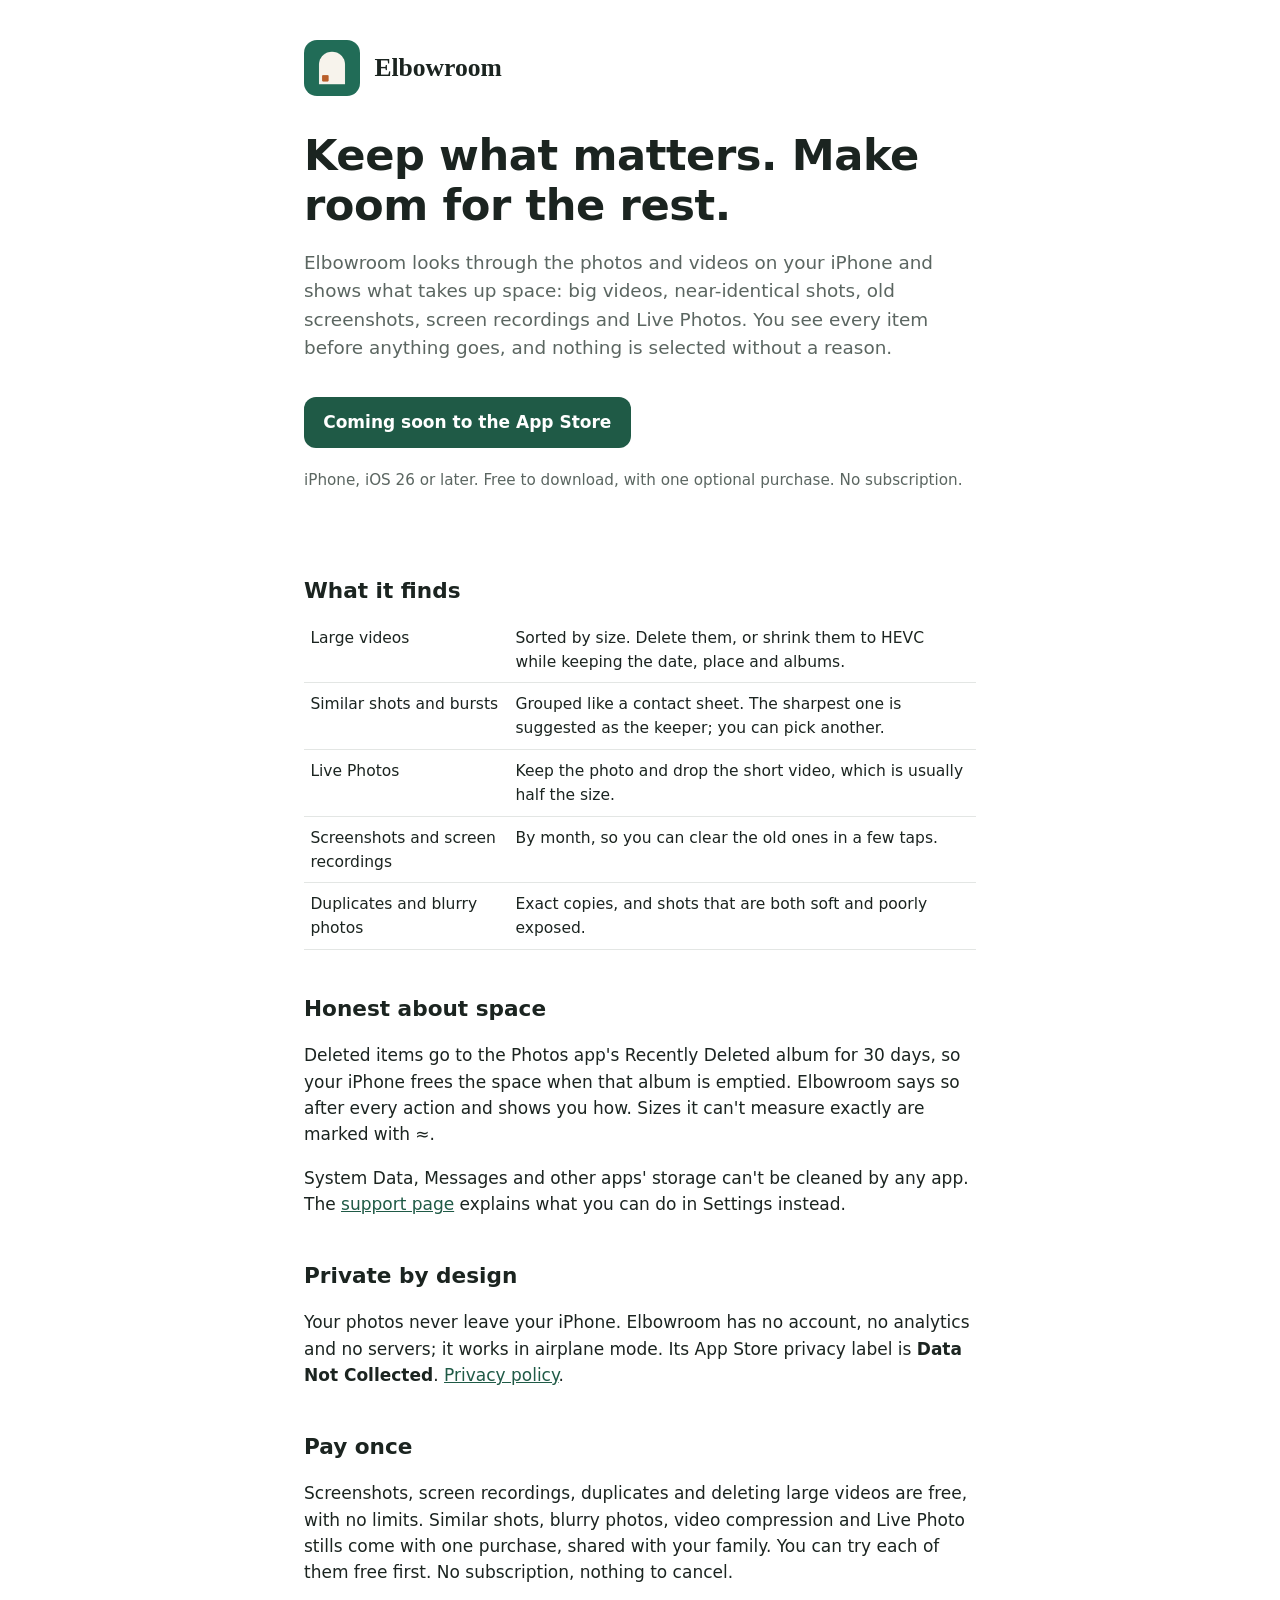
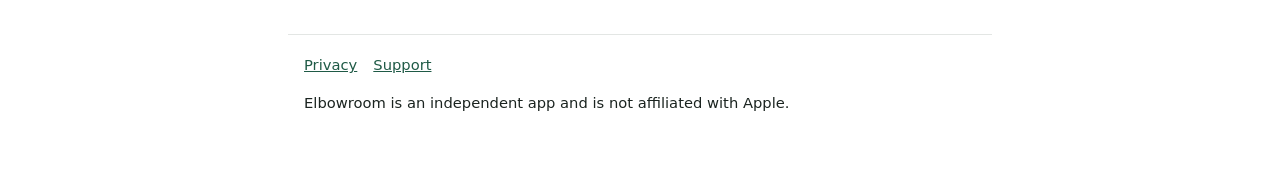
<file: index.html>
<!doctype html>
<html lang="en">
<head>
<meta charset="utf-8">
<meta name="viewport" content="width=device-width, initial-scale=1">
<title>Elbowroom: free up iPhone storage from your photos, pay once</title>
<meta name="description" content="Elbowroom finds big videos, similar shots, screenshots and Live Photos that take up space on your iPhone. You choose what goes. Everything stays on your phone. One purchase, no subscription.">
<meta property="og:title" content="Elbowroom: make room in your photo library">
<meta property="og:description" content="Find big videos, similar shots and old screenshots. Shrink videos without losing dates. Nothing leaves your iPhone. Pay once.">
<meta property="og:image" content="img/icon-180.png">
<link rel="icon" href="img/icon.svg" type="image/svg+xml">
<link rel="apple-touch-icon" href="img/icon-180.png">
<link rel="stylesheet" href="styles.css">
<script type="application/ld+json">
{"@context":"https://schema.org","@type":"SoftwareApplication","name":"Elbowroom","operatingSystem":"iOS 26 or later","applicationCategory":"UtilitiesApplication","description":"Finds big videos, similar shots, screenshots, screen recordings, duplicates, blurry photos and Live Photos that take up space, and lets you choose what to remove or shrink. Runs entirely on the iPhone.","offers":{"@type":"Offer","price":"0","priceCurrency":"USD","description":"Free to download; one optional in-app purchase, no subscription"}}
</script>
</head>
<body>
<header>
  <img src="img/icon-180.png" alt="">
  <a class="wordmark" href="./">Elbowroom</a>
</header>
<main>
  <h1>Keep what matters. Make room for the rest.</h1>
  <p class="lede">Elbowroom looks through the photos and videos on your iPhone and shows what takes up space: big videos, near-identical shots, old screenshots, screen recordings and Live Photos. You see every item before anything goes, and nothing is selected without a reason.</p>
  <a class="cta" href="#download">Coming soon to the App Store</a>
  <p class="note">iPhone, iOS 26 or later. Free to download, with one optional purchase. No subscription.</p>

  <div class="shots" aria-label="Screenshots">
    <!-- screenshots added at release -->
  </div>

  <h2>What it finds</h2>
  <table>
    <tr><td>Large videos</td><td>Sorted by size. Delete them, or shrink them to HEVC while keeping the date, place and albums.</td></tr>
    <tr><td>Similar shots and bursts</td><td>Grouped like a contact sheet. The sharpest one is suggested as the keeper; you can pick another.</td></tr>
    <tr><td>Live Photos</td><td>Keep the photo and drop the short video, which is usually half the size.</td></tr>
    <tr><td>Screenshots and screen recordings</td><td>By month, so you can clear the old ones in a few taps.</td></tr>
    <tr><td>Duplicates and blurry photos</td><td>Exact copies, and shots that are both soft and poorly exposed.</td></tr>
  </table>

  <h2>Honest about space</h2>
  <p>Deleted items go to the Photos app's Recently Deleted album for 30 days, so your iPhone frees the space when that album is emptied. Elbowroom says so after every action and shows you how. Sizes it can't measure exactly are marked with ≈.</p>
  <p>System Data, Messages and other apps' storage can't be cleaned by any app. The <a href="support.html#other-storage">support page</a> explains what you can do in Settings instead.</p>

  <h2>Private by design</h2>
  <p>Your photos never leave your iPhone. Elbowroom has no account, no analytics and no servers; it works in airplane mode. Its App Store privacy label is <strong>Data Not Collected</strong>. <a href="privacy.html">Privacy policy</a>.</p>

  <h2>Pay once</h2>
  <p>Screenshots, screen recordings, duplicates and deleting large videos are free, with no limits. Similar shots, blurry photos, video compression and Live Photo stills come with one purchase, shared with your family. You can try each of them free first. No subscription, nothing to cancel.</p>
</main>
<footer>
  <a href="privacy.html">Privacy</a><a href="support.html">Support</a>
  <p>Elbowroom is an independent app and is not affiliated with Apple.</p>
</footer>
</body>
</html>
</file>
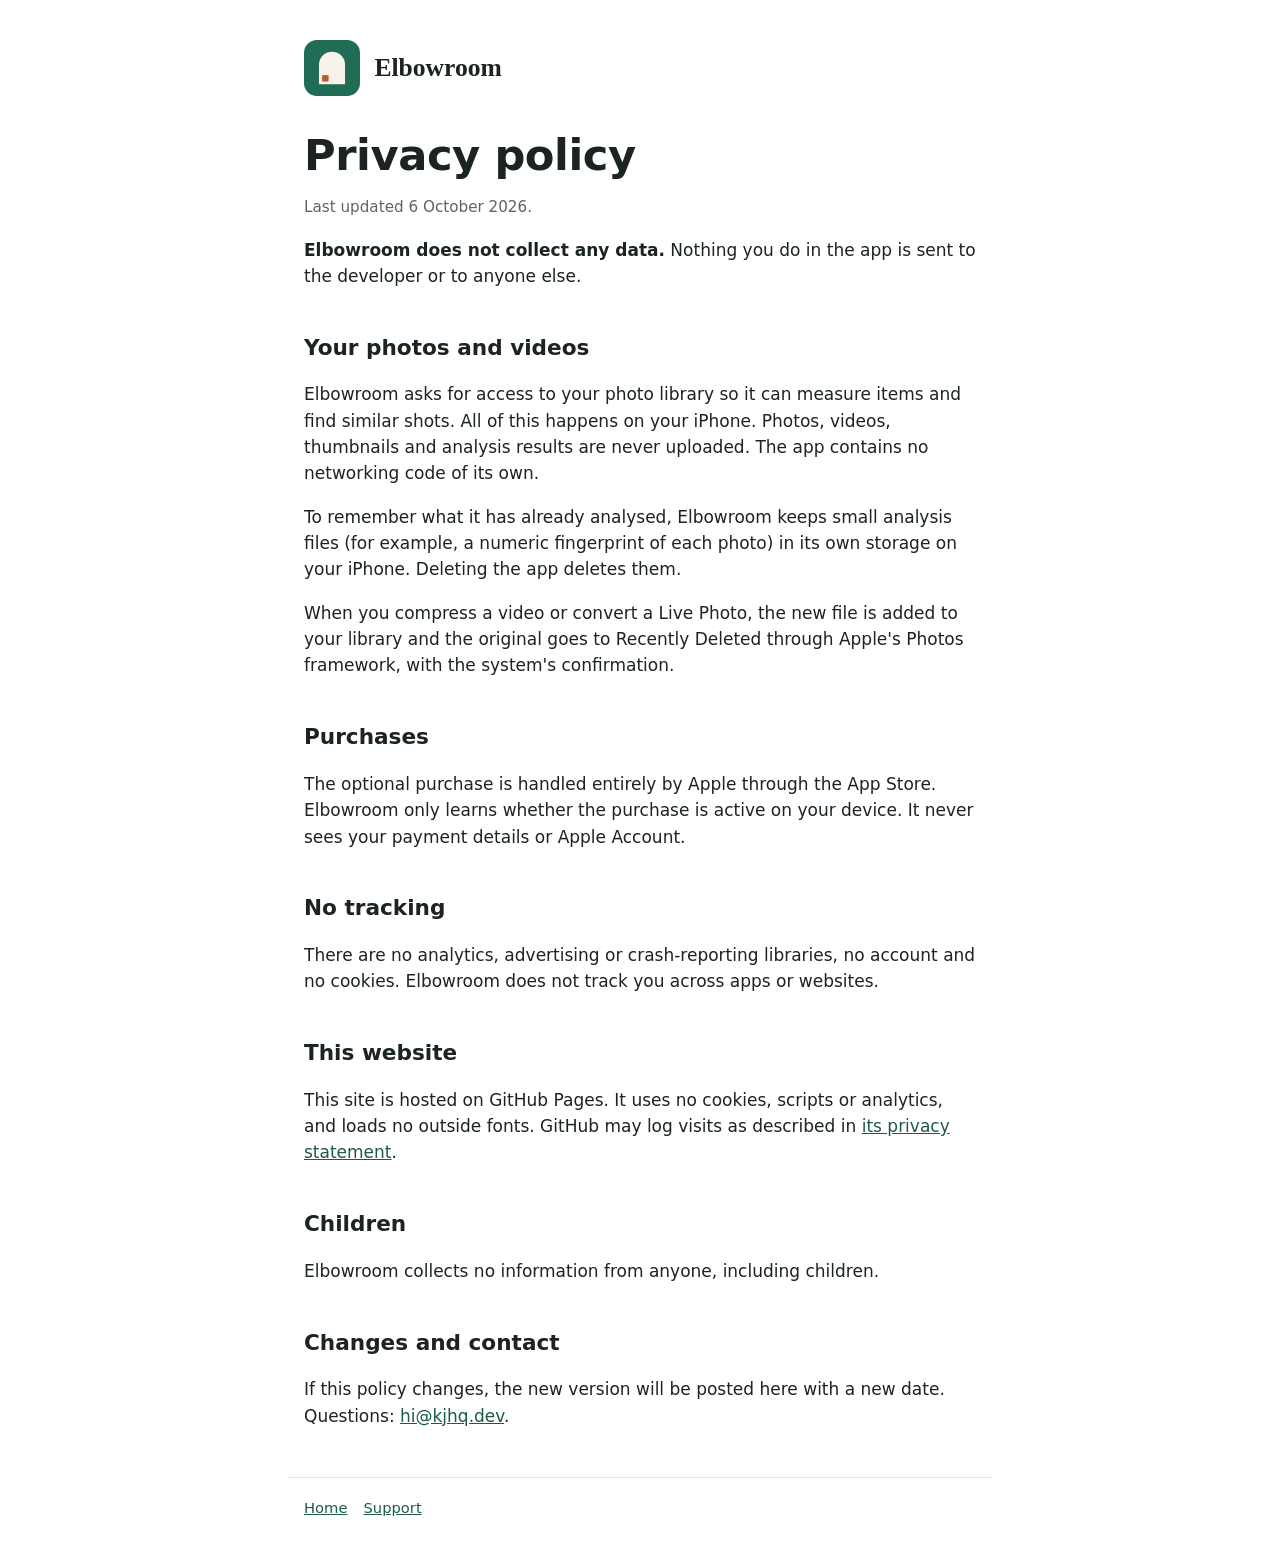
<file: privacy.html>
<!doctype html>
<html lang="en">
<head>
<meta charset="utf-8">
<meta name="viewport" content="width=device-width, initial-scale=1">
<title>Privacy policy · Elbowroom</title>
<meta name="description" content="Elbowroom collects no data. Your photos are processed on your iPhone and never uploaded.">
<link rel="icon" href="img/icon.svg" type="image/svg+xml">
<link rel="stylesheet" href="styles.css">
</head>
<body>
<header><img src="img/icon-180.png" alt=""><a class="wordmark" href="./">Elbowroom</a></header>
<main>
  <h1>Privacy policy</h1>
  <p class="note">Last updated 6 October 2026.</p>
  <p><strong>Elbowroom does not collect any data.</strong> Nothing you do in the app is sent to the developer or to anyone else.</p>

  <h2>Your photos and videos</h2>
  <p>Elbowroom asks for access to your photo library so it can measure items and find similar shots. All of this happens on your iPhone. Photos, videos, thumbnails and analysis results are never uploaded. The app contains no networking code of its own.</p>
  <p>To remember what it has already analysed, Elbowroom keeps small analysis files (for example, a numeric fingerprint of each photo) in its own storage on your iPhone. Deleting the app deletes them.</p>
  <p>When you compress a video or convert a Live Photo, the new file is added to your library and the original goes to Recently Deleted through Apple's Photos framework, with the system's confirmation.</p>

  <h2>Purchases</h2>
  <p>The optional purchase is handled entirely by Apple through the App Store. Elbowroom only learns whether the purchase is active on your device. It never sees your payment details or Apple Account.</p>

  <h2>No tracking</h2>
  <p>There are no analytics, advertising or crash-reporting libraries, no account and no cookies. Elbowroom does not track you across apps or websites.</p>

  <h2>This website</h2>
  <p>This site is hosted on GitHub Pages. It uses no cookies, scripts or analytics, and loads no outside fonts. GitHub may log visits as described in <a href="https://docs.github.com/en/site-policy/privacy-policies/github-general-privacy-statement">its privacy statement</a>.</p>

  <h2>Children</h2>
  <p>Elbowroom collects no information from anyone, including children.</p>

  <h2>Changes and contact</h2>
  <p>If this policy changes, the new version will be posted here with a new date. Questions: <a href="mailto:hi@kjhq.dev">hi@kjhq.dev</a>.</p>
</main>
<footer><a href="./">Home</a><a href="support.html">Support</a></footer>
</body>
</html>
</file>
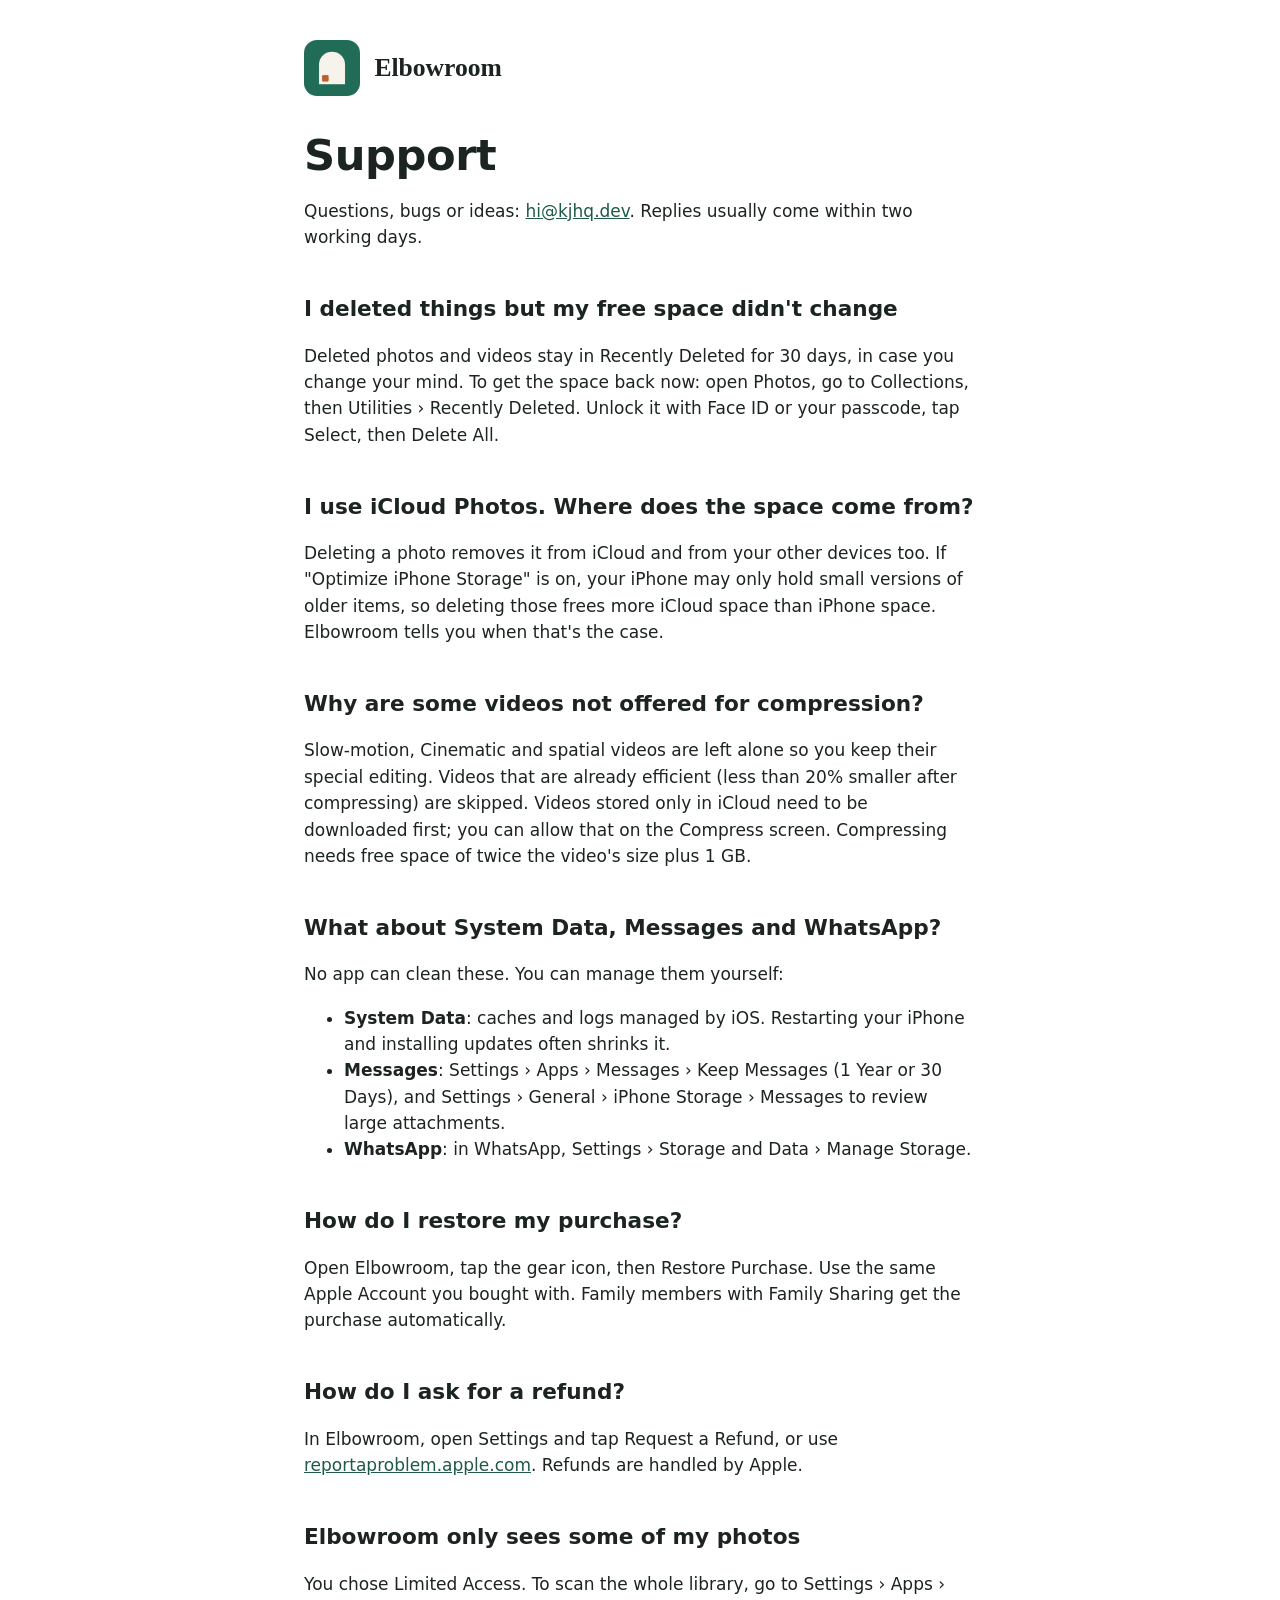
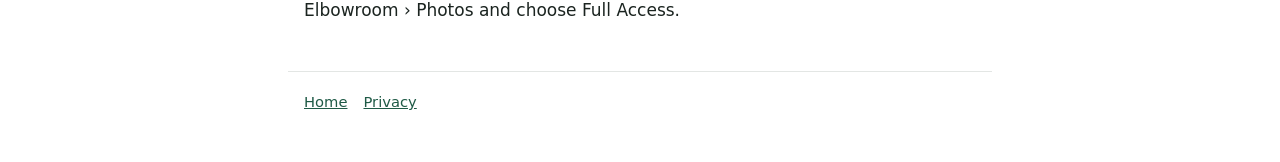
<file: support.html>
<!doctype html>
<html lang="en">
<head>
<meta charset="utf-8">
<meta name="viewport" content="width=device-width, initial-scale=1">
<title>Support · Elbowroom</title>
<meta name="description" content="Help with Elbowroom: Recently Deleted, iCloud, System Data, restoring your purchase and more.">
<link rel="icon" href="img/icon.svg" type="image/svg+xml">
<link rel="stylesheet" href="styles.css">
</head>
<body>
<header><img src="img/icon-180.png" alt=""><a class="wordmark" href="./">Elbowroom</a></header>
<main>
  <h1>Support</h1>
  <p>Questions, bugs or ideas: <a href="mailto:hi@kjhq.dev">hi@kjhq.dev</a>. Replies usually come within two working days.</p>

  <h2>I deleted things but my free space didn't change</h2>
  <p>Deleted photos and videos stay in Recently Deleted for 30 days, in case you change your mind. To get the space back now: open Photos, go to Collections, then Utilities › Recently Deleted. Unlock it with Face ID or your passcode, tap Select, then Delete All.</p>

  <h2>I use iCloud Photos. Where does the space come from?</h2>
  <p>Deleting a photo removes it from iCloud and from your other devices too. If "Optimize iPhone Storage" is on, your iPhone may only hold small versions of older items, so deleting those frees more iCloud space than iPhone space. Elbowroom tells you when that's the case.</p>

  <h2>Why are some videos not offered for compression?</h2>
  <p>Slow-motion, Cinematic and spatial videos are left alone so you keep their special editing. Videos that are already efficient (less than 20% smaller after compressing) are skipped. Videos stored only in iCloud need to be downloaded first; you can allow that on the Compress screen. Compressing needs free space of twice the video's size plus 1 GB.</p>

  <h2 id="other-storage">What about System Data, Messages and WhatsApp?</h2>
  <p>No app can clean these. You can manage them yourself:</p>
  <ul>
    <li><strong>System Data</strong>: caches and logs managed by iOS. Restarting your iPhone and installing updates often shrinks it.</li>
    <li><strong>Messages</strong>: Settings › Apps › Messages › Keep Messages (1 Year or 30 Days), and Settings › General › iPhone Storage › Messages to review large attachments.</li>
    <li><strong>WhatsApp</strong>: in WhatsApp, Settings › Storage and Data › Manage Storage.</li>
  </ul>

  <h2>How do I restore my purchase?</h2>
  <p>Open Elbowroom, tap the gear icon, then Restore Purchase. Use the same Apple Account you bought with. Family members with Family Sharing get the purchase automatically.</p>

  <h2>How do I ask for a refund?</h2>
  <p>In Elbowroom, open Settings and tap Request a Refund, or use <a href="https://reportaproblem.apple.com">reportaproblem.apple.com</a>. Refunds are handled by Apple.</p>

  <h2>Elbowroom only sees some of my photos</h2>
  <p>You chose Limited Access. To scan the whole library, go to Settings › Apps › Elbowroom › Photos and choose Full Access.</p>
</main>
<footer><a href="./">Home</a><a href="privacy.html">Privacy</a></footer>
</body>
</html>
</file>
<file: styles.css>
:root {
  --evergreen: #1f5a46;
  --clay: #a84b24;
  --ink: #1b2420;
  --slate: #5b6661;
  --line: #e3e6e4;
  --bg: #ffffff;
  --panel: #f4f6f5;
  color-scheme: light dark;
}
@media (prefers-color-scheme: dark) {
  :root {
    --evergreen: #7fc3a0;
    --clay: #e58a5e;
    --ink: #eef2ef;
    --slate: #a6b0ab;
    --line: #2a3530;
    --bg: #0e1c17;
    --panel: #15261f;
  }
}
* { box-sizing: border-box; }
html { -webkit-text-size-adjust: 100%; }
body {
  margin: 0;
  background: var(--bg);
  color: var(--ink);
  font: 17px/1.55 -apple-system, BlinkMacSystemFont, "Segoe UI", system-ui, sans-serif;
}
main, header, footer { max-width: 44rem; margin: 0 auto; padding: 0 1rem; }
header { padding-top: 2.5rem; display: flex; align-items: center; gap: 0.9rem; }
header img { width: 56px; height: 56px; border-radius: 13px; }
.wordmark { font-family: ui-serif, "New York", Georgia, serif; font-weight: 600; font-size: 1.6rem; color: var(--ink); text-decoration: none; }
h1 { font-size: clamp(2rem, 6vw, 2.7rem); line-height: 1.15; margin: 2.2rem 0 0.8rem; letter-spacing: -0.01em; }
h2 { font-size: 1.35rem; margin: 2.6rem 0 0.6rem; }
h3 { font-size: 1.05rem; margin: 1.6rem 0 0.3rem; }
p, li { color: var(--ink); }
.lede { font-size: 1.15rem; color: var(--slate); }
a { color: var(--evergreen); }
.cta { display: inline-block; margin: 1rem 0 0.4rem; padding: 0.75rem 1.2rem; border-radius: 12px; background: var(--evergreen); color: var(--bg); text-decoration: none; font-weight: 600; }
.note { color: var(--slate); font-size: 0.95rem; }
.shots { display: flex; gap: 0.8rem; overflow-x: auto; padding: 0.5rem 0 1rem; scroll-snap-type: x mandatory; }
.shots img { width: 220px; height: auto; border-radius: 20px; border: 1px solid var(--line); scroll-snap-align: start; flex: none; }
table { border-collapse: collapse; width: 100%; font-size: 0.97rem; }
td, th { text-align: left; padding: 0.55rem 0.4rem; border-bottom: 1px solid var(--line); vertical-align: top; }
.figure { color: var(--clay); font-weight: 600; }
footer { margin-top: 3rem; padding-bottom: 3rem; border-top: 1px solid var(--line); padding-top: 1.2rem; color: var(--slate); font-size: 0.92rem; }
footer a { margin-right: 1rem; }
</file>
